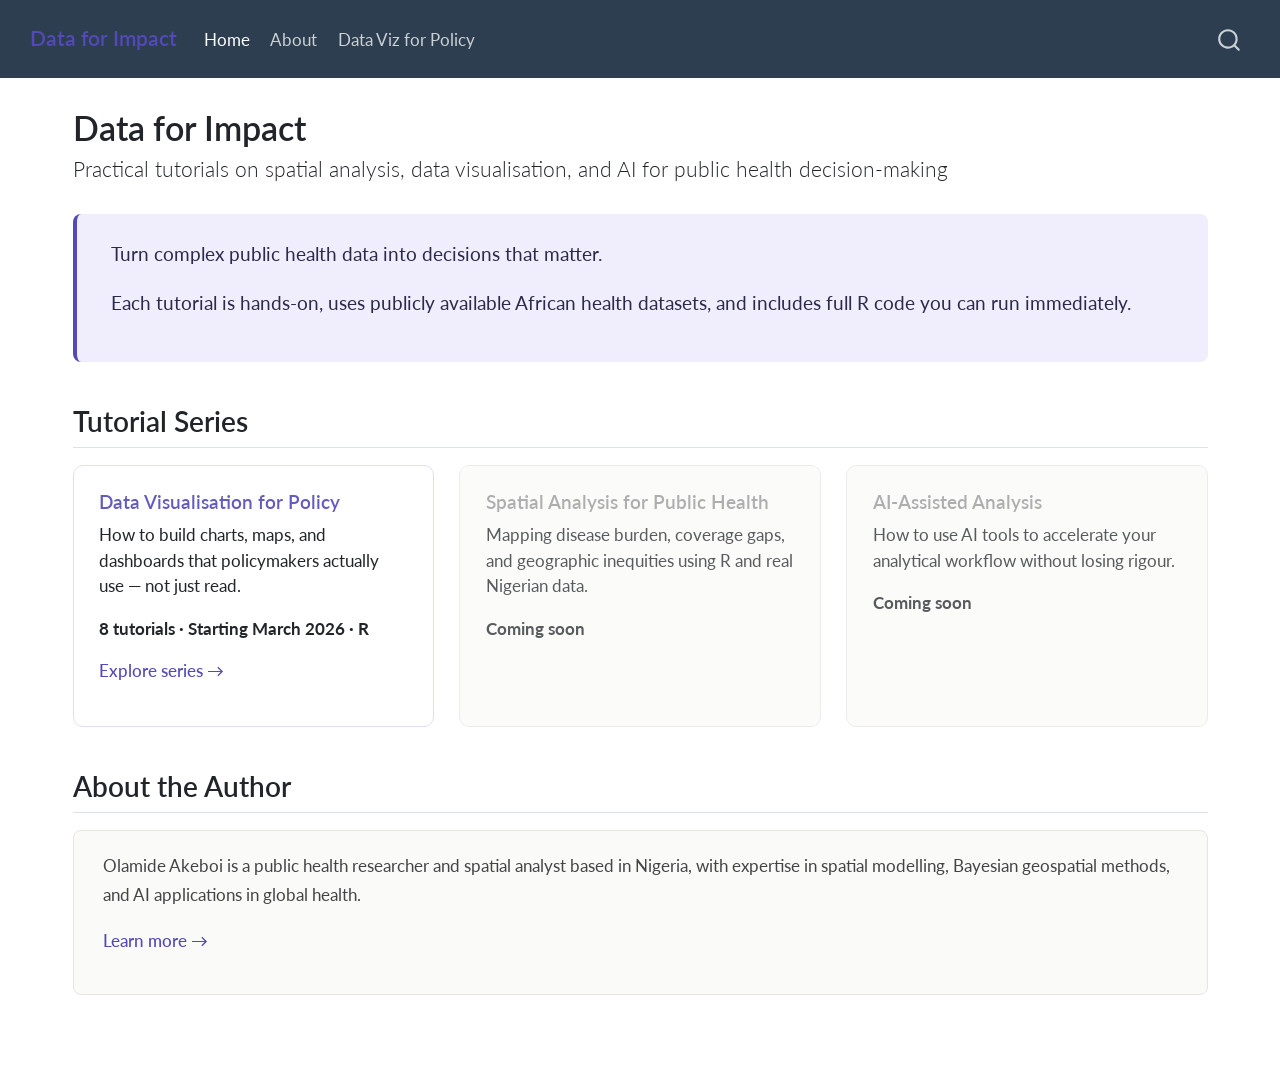
<file: docs/index.html>
<!DOCTYPE html>
<html xmlns="http://www.w3.org/1999/xhtml" lang="en" xml:lang="en"><head>

<meta charset="utf-8">
<meta name="generator" content="quarto-1.9.35">

<meta name="viewport" content="width=device-width, initial-scale=1.0, user-scalable=yes">


<title>Data for Impact</title>
<style>
/* Default styles provided by pandoc.
** See https://pandoc.org/MANUAL.html#variables-for-html for config info.
*/
code{white-space: pre-wrap;}
span.smallcaps{font-variant: small-caps;}
div.columns{display: flex; gap: min(4vw, 1.5em);}
div.column{flex: auto; overflow-x: auto;}
div.hanging-indent{margin-left: 1.5em; text-indent: -1.5em;}
ul.task-list{list-style: none;}
ul.task-list li input[type="checkbox"] {
  width: 0.8em;
  margin: 0 0.8em 0.2em -1em; /* quarto-specific, see https://github.com/quarto-dev/quarto-cli/issues/4556 */ 
  vertical-align: middle;
}
</style>


<script src="site_libs/quarto-nav/quarto-nav.js"></script>
<script src="site_libs/quarto-nav/headroom.min.js"></script>
<script src="site_libs/clipboard/clipboard.min.js"></script>
<script src="site_libs/quarto-search/autocomplete.umd.js"></script>
<script src="site_libs/quarto-search/fuse.min.js"></script>
<script src="site_libs/quarto-search/quarto-search.js"></script>
<meta name="quarto:offset" content="./">
<script src="site_libs/quarto-html/quarto.js" type="module"></script>
<script src="site_libs/quarto-html/tabsets/tabsets.js" type="module"></script>
<script src="site_libs/quarto-html/popper.min.js"></script>
<script src="site_libs/quarto-html/tippy.umd.min.js"></script>
<script src="site_libs/quarto-html/anchor.min.js"></script>
<link href="site_libs/quarto-html/tippy.css" rel="stylesheet">
<link href="site_libs/quarto-html/quarto-syntax-highlighting-46f66b053e56abd73bb6e954d61a315b.css" rel="stylesheet" id="quarto-text-highlighting-styles">
<script src="site_libs/bootstrap/bootstrap.min.js"></script>
<link href="site_libs/bootstrap/bootstrap-icons.css" rel="stylesheet">
<link href="site_libs/bootstrap/bootstrap-6033a600180109c3731f6a886c29932c.min.css" rel="stylesheet" append-hash="true" id="quarto-bootstrap" data-mode="light">
<script id="quarto-search-options" type="application/json">{
  "location": "navbar",
  "copy-button": false,
  "collapse-after": 3,
  "panel-placement": "end",
  "type": "overlay",
  "limit": 50,
  "keyboard-shortcut": [
    "f",
    "/",
    "s"
  ],
  "show-item-context": false,
  "language": {
    "search-no-results-text": "No results",
    "search-matching-documents-text": "matching documents",
    "search-copy-link-title": "Copy link to search",
    "search-hide-matches-text": "Hide additional matches",
    "search-more-match-text": "more match in this document",
    "search-more-matches-text": "more matches in this document",
    "search-clear-button-title": "Clear",
    "search-text-placeholder": "",
    "search-detached-cancel-button-title": "Cancel",
    "search-submit-button-title": "Submit",
    "search-label": "Search"
  }
}</script>


<link rel="stylesheet" href="styles.css">
</head>

<body class="nav-fixed quarto-light">

<div id="quarto-search-results"></div>
  <header id="quarto-header" class="headroom fixed-top">
    <nav class="navbar navbar-expand-lg " data-bs-theme="dark">
      <div class="navbar-container container-fluid">
      <div class="navbar-brand-container mx-auto">
    <a class="navbar-brand" href="./index.html">
    <span class="navbar-title">Data for Impact</span>
    </a>
  </div>
            <div id="quarto-search" class="" title="Search"></div>
          <button class="navbar-toggler" type="button" data-bs-toggle="collapse" data-bs-target="#navbarCollapse" aria-controls="navbarCollapse" role="menu" aria-expanded="false" aria-label="Toggle navigation" onclick="if (window.quartoToggleHeadroom) { window.quartoToggleHeadroom(); }">
  <span class="navbar-toggler-icon"></span>
</button>
          <div class="collapse navbar-collapse" id="navbarCollapse">
            <ul class="navbar-nav navbar-nav-scroll me-auto">
  <li class="nav-item">
    <a class="nav-link active" href="./index.html" aria-current="page"> 
<span class="menu-text">Home</span></a>
  </li>  
  <li class="nav-item">
    <a class="nav-link" href="./about.html"> 
<span class="menu-text">About</span></a>
  </li>  
  <li class="nav-item">
    <a class="nav-link" href="./data-viz-for-policy/index.html"> 
<span class="menu-text">Data Viz for Policy</span></a>
  </li>  
</ul>
          </div> <!-- /navcollapse -->
            <div class="quarto-navbar-tools">
</div>
      </div> <!-- /container-fluid -->
    </nav>
</header>
<!-- content -->
<div id="quarto-content" class="quarto-container page-columns page-rows-contents page-layout-full page-navbar">
<!-- sidebar -->
<!-- margin-sidebar -->
    
<!-- main -->
<main class="content column-page" id="quarto-document-content">

<header id="title-block-header" class="quarto-title-block default">
<div class="quarto-title">
<h1 class="title">Data for Impact</h1>
<p class="subtitle lead">Practical tutorials on spatial analysis, data visualisation, and AI for public health decision-making</p>
</div>



<div class="quarto-title-meta column-page">

    
  
    
  </div>
  


</header>


<div class="hero-banner">
<p>Turn complex public health data into decisions that matter.</p>
<p>Each tutorial is hands-on, uses publicly available African health datasets, and includes full R code you can run immediately.</p>
</div>
<section id="tutorial-series" class="level2">
<h2 class="anchored" data-anchor-id="tutorial-series">Tutorial Series</h2>
<div class="series-grid">
<section id="data-visualisation-for-policy" class="level3 series-card">
<h3 class="anchored" data-anchor-id="data-visualisation-for-policy">Data Visualisation for Policy</h3>
<p>How to build charts, maps, and dashboards that policymakers actually use — not just read.</p>
<p><strong>8 tutorials · Starting March 2026 · R</strong></p>
<p><a href="./data-viz-for-policy/index.html">Explore series →</a></p>
</section>
<section id="spatial-analysis-for-public-health" class="level3 series-card coming-soon">
<h3 class="anchored" data-anchor-id="spatial-analysis-for-public-health">Spatial Analysis for Public Health</h3>
<p>Mapping disease burden, coverage gaps, and geographic inequities using R and real Nigerian data.</p>
<p><strong>Coming soon</strong></p>
</section>
<section id="ai-assisted-analysis" class="level3 series-card coming-soon">
<h3 class="anchored" data-anchor-id="ai-assisted-analysis">AI-Assisted Analysis</h3>
<p>How to use AI tools to accelerate your analytical workflow without losing rigour.</p>
<p><strong>Coming soon</strong></p>
</section>
</div>
</section>
<section id="about-the-author" class="level2">
<h2 class="anchored" data-anchor-id="about-the-author">About the Author</h2>
<div class="author-strip">
<p>Olamide Akeboi is a public health researcher and spatial analyst based in Nigeria, with expertise in spatial modelling, Bayesian geospatial methods, and AI applications in global health.</p>
<p><a href="./about.html">Learn more →</a></p>
</div>


</section>

</main> <!-- /main -->
<script id="quarto-html-after-body" type="application/javascript">
  window.document.addEventListener("DOMContentLoaded", function (event) {
    const icon = "";
    const anchorJS = new window.AnchorJS();
    anchorJS.options = {
      placement: 'right',
      icon: icon
    };
    anchorJS.add('.anchored');
    const isCodeAnnotation = (el) => {
      for (const clz of el.classList) {
        if (clz.startsWith('code-annotation-')) {                     
          return true;
        }
      }
      return false;
    }
    const onCopySuccess = function(e) {
      // button target
      const button = e.trigger;
      // don't keep focus
      button.blur();
      // flash "checked"
      button.classList.add('code-copy-button-checked');
      var currentTitle = button.getAttribute("title");
      button.setAttribute("title", "Copied!");
      let tooltip;
      if (window.bootstrap) {
        button.setAttribute("data-bs-toggle", "tooltip");
        button.setAttribute("data-bs-placement", "left");
        button.setAttribute("data-bs-title", "Copied!");
        tooltip = new bootstrap.Tooltip(button, 
          { trigger: "manual", 
            customClass: "code-copy-button-tooltip",
            offset: [0, -8]});
        tooltip.show();    
      }
      setTimeout(function() {
        if (tooltip) {
          tooltip.hide();
          button.removeAttribute("data-bs-title");
          button.removeAttribute("data-bs-toggle");
          button.removeAttribute("data-bs-placement");
        }
        button.setAttribute("title", currentTitle);
        button.classList.remove('code-copy-button-checked');
      }, 1000);
      // clear code selection
      e.clearSelection();
    }
    const getTextToCopy = function(trigger) {
      const outerScaffold = trigger.parentElement.cloneNode(true);
      const codeEl = outerScaffold.querySelector('code');
      for (const childEl of codeEl.children) {
        if (isCodeAnnotation(childEl)) {
          childEl.remove();
        }
      }
      return codeEl.innerText;
    }
    const clipboard = new window.ClipboardJS('.code-copy-button:not([data-in-quarto-modal])', {
      text: getTextToCopy
    });
    clipboard.on('success', onCopySuccess);
    if (window.document.getElementById('quarto-embedded-source-code-modal')) {
      const clipboardModal = new window.ClipboardJS('.code-copy-button[data-in-quarto-modal]', {
        text: getTextToCopy,
        container: window.document.getElementById('quarto-embedded-source-code-modal')
      });
      clipboardModal.on('success', onCopySuccess);
    }
      var localhostRegex = new RegExp(/^(?:http|https):\/\/localhost\:?[0-9]*\//);
      var mailtoRegex = new RegExp(/^mailto:/);
        var filterRegex = new RegExp('/' + window.location.host + '/');
      var isInternal = (href) => {
          return filterRegex.test(href) || localhostRegex.test(href) || mailtoRegex.test(href);
      }
      // Inspect non-navigation links and adorn them if external
     var links = window.document.querySelectorAll('a[href]:not(.nav-link):not(.navbar-brand):not(.toc-action):not(.sidebar-link):not(.sidebar-item-toggle):not(.pagination-link):not(.no-external):not([aria-hidden]):not(.dropdown-item):not(.quarto-navigation-tool):not(.about-link)');
      for (var i=0; i<links.length; i++) {
        const link = links[i];
        if (!isInternal(link.href)) {
          // undo the damage that might have been done by quarto-nav.js in the case of
          // links that we want to consider external
          if (link.dataset.originalHref !== undefined) {
            link.href = link.dataset.originalHref;
          }
        }
      }
    function tippyHover(el, contentFn, onTriggerFn, onUntriggerFn) {
      const config = {
        allowHTML: true,
        maxWidth: 500,
        delay: 100,
        arrow: false,
        appendTo: function(el) {
            return el.parentElement;
        },
        interactive: true,
        interactiveBorder: 10,
        theme: 'quarto',
        placement: 'bottom-start',
      };
      if (contentFn) {
        config.content = contentFn;
      }
      if (onTriggerFn) {
        config.onTrigger = onTriggerFn;
      }
      if (onUntriggerFn) {
        config.onUntrigger = onUntriggerFn;
      }
      window.tippy(el, config); 
    }
    const noterefs = window.document.querySelectorAll('a[role="doc-noteref"]');
    for (var i=0; i<noterefs.length; i++) {
      const ref = noterefs[i];
      tippyHover(ref, function() {
        // use id or data attribute instead here
        let href = ref.getAttribute('data-footnote-href') || ref.getAttribute('href');
        try { href = new URL(href).hash; } catch {}
        const id = href.replace(/^#\/?/, "");
        const note = window.document.getElementById(id);
        if (note) {
          return note.innerHTML;
        } else {
          return "";
        }
      });
    }
    const xrefs = window.document.querySelectorAll('a.quarto-xref');
    const processXRef = (id, note) => {
      // Strip column container classes
      const stripColumnClz = (el) => {
        el.classList.remove("page-full", "page-columns");
        if (el.children) {
          for (const child of el.children) {
            stripColumnClz(child);
          }
        }
      }
      stripColumnClz(note)
      if (id === null || id.startsWith('sec-')) {
        // Special case sections, only their first couple elements
        const container = document.createElement("div");
        if (note.children && note.children.length > 2) {
          container.appendChild(note.children[0].cloneNode(true));
          for (let i = 1; i < note.children.length; i++) {
            const child = note.children[i];
            if (child.tagName === "P" && child.innerText === "") {
              continue;
            } else {
              container.appendChild(child.cloneNode(true));
              break;
            }
          }
          if (window.Quarto?.typesetMath) {
            window.Quarto.typesetMath(container);
          }
          return container.innerHTML
        } else {
          if (window.Quarto?.typesetMath) {
            window.Quarto.typesetMath(note);
          }
          return note.innerHTML;
        }
      } else {
        // Remove any anchor links if they are present
        const anchorLink = note.querySelector('a.anchorjs-link');
        if (anchorLink) {
          anchorLink.remove();
        }
        if (window.Quarto?.typesetMath) {
          window.Quarto.typesetMath(note);
        }
        if (note.classList.contains("callout")) {
          return note.outerHTML;
        } else {
          return note.innerHTML;
        }
      }
    }
    for (var i=0; i<xrefs.length; i++) {
      const xref = xrefs[i];
      tippyHover(xref, undefined, function(instance) {
        instance.disable();
        let url = xref.getAttribute('href');
        let hash = undefined; 
        if (url.startsWith('#')) {
          hash = url;
        } else {
          try { hash = new URL(url).hash; } catch {}
        }
        if (hash) {
          const id = hash.replace(/^#\/?/, "");
          const note = window.document.getElementById(id);
          if (note !== null) {
            try {
              const html = processXRef(id, note.cloneNode(true));
              instance.setContent(html);
            } finally {
              instance.enable();
              instance.show();
            }
          } else {
            // See if we can fetch this
            fetch(url.split('#')[0])
            .then(res => res.text())
            .then(html => {
              const parser = new DOMParser();
              const htmlDoc = parser.parseFromString(html, "text/html");
              const note = htmlDoc.getElementById(id);
              if (note !== null) {
                const html = processXRef(id, note);
                instance.setContent(html);
              } 
            }).finally(() => {
              instance.enable();
              instance.show();
            });
          }
        } else {
          // See if we can fetch a full url (with no hash to target)
          // This is a special case and we should probably do some content thinning / targeting
          fetch(url)
          .then(res => res.text())
          .then(html => {
            const parser = new DOMParser();
            const htmlDoc = parser.parseFromString(html, "text/html");
            const note = htmlDoc.querySelector('main.content');
            if (note !== null) {
              // This should only happen for chapter cross references
              // (since there is no id in the URL)
              // remove the first header
              if (note.children.length > 0 && note.children[0].tagName === "HEADER") {
                note.children[0].remove();
              }
              const html = processXRef(null, note);
              instance.setContent(html);
            } 
          }).finally(() => {
            instance.enable();
            instance.show();
          });
        }
      }, function(instance) {
      });
    }
        let selectedAnnoteEl;
        const selectorForAnnotation = ( cell, annotation) => {
          let cellAttr = 'data-code-cell="' + cell + '"';
          let lineAttr = 'data-code-annotation="' +  annotation + '"';
          const selector = 'span[' + cellAttr + '][' + lineAttr + ']';
          return selector;
        }
        const selectCodeLines = (annoteEl) => {
          const doc = window.document;
          const targetCell = annoteEl.getAttribute("data-target-cell");
          const targetAnnotation = annoteEl.getAttribute("data-target-annotation");
          const annoteSpan = window.document.querySelector(selectorForAnnotation(targetCell, targetAnnotation));
          const lines = annoteSpan.getAttribute("data-code-lines").split(",");
          const lineIds = lines.map((line) => {
            return targetCell + "-" + line;
          })
          let top = null;
          let height = null;
          let parent = null;
          if (lineIds.length > 0) {
              //compute the position of the single el (top and bottom and make a div)
              const el = window.document.getElementById(lineIds[0]);
              top = el.offsetTop;
              height = el.offsetHeight;
              parent = el.parentElement.parentElement;
            if (lineIds.length > 1) {
              const lastEl = window.document.getElementById(lineIds[lineIds.length - 1]);
              const bottom = lastEl.offsetTop + lastEl.offsetHeight;
              height = bottom - top;
            }
            if (top !== null && height !== null && parent !== null) {
              // cook up a div (if necessary) and position it 
              let div = window.document.getElementById("code-annotation-line-highlight");
              if (div === null) {
                div = window.document.createElement("div");
                div.setAttribute("id", "code-annotation-line-highlight");
                div.style.position = 'absolute';
                parent.appendChild(div);
              }
              div.style.top = top - 2 + "px";
              div.style.height = height + 4 + "px";
              div.style.left = 0;
              let gutterDiv = window.document.getElementById("code-annotation-line-highlight-gutter");
              if (gutterDiv === null) {
                gutterDiv = window.document.createElement("div");
                gutterDiv.setAttribute("id", "code-annotation-line-highlight-gutter");
                gutterDiv.style.position = 'absolute';
                const codeCell = window.document.getElementById(targetCell);
                const gutter = codeCell.querySelector('.code-annotation-gutter');
                gutter.appendChild(gutterDiv);
              }
              gutterDiv.style.top = top - 2 + "px";
              gutterDiv.style.height = height + 4 + "px";
            }
            selectedAnnoteEl = annoteEl;
          }
        };
        const unselectCodeLines = () => {
          const elementsIds = ["code-annotation-line-highlight", "code-annotation-line-highlight-gutter"];
          elementsIds.forEach((elId) => {
            const div = window.document.getElementById(elId);
            if (div) {
              div.remove();
            }
          });
          selectedAnnoteEl = undefined;
        };
          // Handle positioning of the toggle
      window.addEventListener(
        "resize",
        throttle(() => {
          elRect = undefined;
          if (selectedAnnoteEl) {
            selectCodeLines(selectedAnnoteEl);
          }
        }, 10)
      );
      function throttle(fn, ms) {
      let throttle = false;
      let timer;
        return (...args) => {
          if(!throttle) { // first call gets through
              fn.apply(this, args);
              throttle = true;
          } else { // all the others get throttled
              if(timer) clearTimeout(timer); // cancel #2
              timer = setTimeout(() => {
                fn.apply(this, args);
                timer = throttle = false;
              }, ms);
          }
        };
      }
        // Attach click handler to the DT
        const annoteDls = window.document.querySelectorAll('dt[data-target-cell]');
        for (const annoteDlNode of annoteDls) {
          annoteDlNode.addEventListener('click', (event) => {
            const clickedEl = event.target;
            if (clickedEl !== selectedAnnoteEl) {
              unselectCodeLines();
              const activeEl = window.document.querySelector('dt[data-target-cell].code-annotation-active');
              if (activeEl) {
                activeEl.classList.remove('code-annotation-active');
              }
              selectCodeLines(clickedEl);
              clickedEl.classList.add('code-annotation-active');
            } else {
              // Unselect the line
              unselectCodeLines();
              clickedEl.classList.remove('code-annotation-active');
            }
          });
        }
    const findCites = (el) => {
      const parentEl = el.parentElement;
      if (parentEl) {
        const cites = parentEl.dataset.cites;
        if (cites) {
          return {
            el,
            cites: cites.split(' ')
          };
        } else {
          return findCites(el.parentElement)
        }
      } else {
        return undefined;
      }
    };
    var bibliorefs = window.document.querySelectorAll('a[role="doc-biblioref"]');
    for (var i=0; i<bibliorefs.length; i++) {
      const ref = bibliorefs[i];
      const citeInfo = findCites(ref);
      if (citeInfo) {
        tippyHover(citeInfo.el, function() {
          var popup = window.document.createElement('div');
          citeInfo.cites.forEach(function(cite) {
            var citeDiv = window.document.createElement('div');
            citeDiv.classList.add('hanging-indent');
            citeDiv.classList.add('csl-entry');
            var biblioDiv = window.document.getElementById('ref-' + cite);
            if (biblioDiv) {
              citeDiv.innerHTML = biblioDiv.innerHTML;
            }
            popup.appendChild(citeDiv);
          });
          return popup.innerHTML;
        });
      }
    }
  });
  </script>
</div> <!-- /content -->




</body></html>
</file>
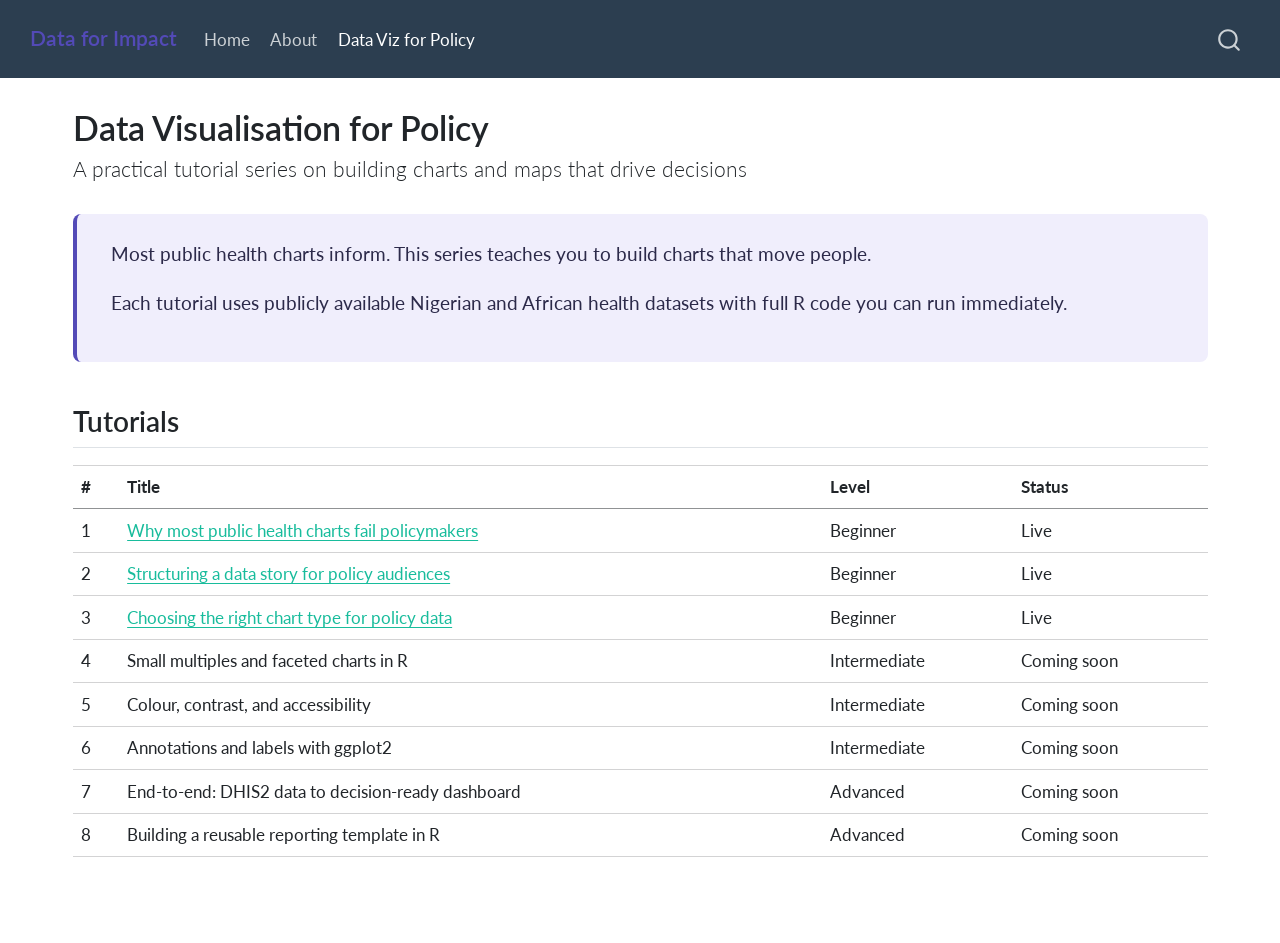
<file: docs/data-viz-for-policy/index.html>
<!DOCTYPE html>
<html xmlns="http://www.w3.org/1999/xhtml" lang="en" xml:lang="en"><head>

<meta charset="utf-8">
<meta name="generator" content="quarto-1.9.35">

<meta name="viewport" content="width=device-width, initial-scale=1.0, user-scalable=yes">


<title>Data Visualisation for Policy – Data for Impact</title>
<style>
/* Default styles provided by pandoc.
** See https://pandoc.org/MANUAL.html#variables-for-html for config info.
*/
code{white-space: pre-wrap;}
span.smallcaps{font-variant: small-caps;}
div.columns{display: flex; gap: min(4vw, 1.5em);}
div.column{flex: auto; overflow-x: auto;}
div.hanging-indent{margin-left: 1.5em; text-indent: -1.5em;}
ul.task-list{list-style: none;}
ul.task-list li input[type="checkbox"] {
  width: 0.8em;
  margin: 0 0.8em 0.2em -1em; /* quarto-specific, see https://github.com/quarto-dev/quarto-cli/issues/4556 */ 
  vertical-align: middle;
}
</style>


<script src="../site_libs/quarto-nav/quarto-nav.js"></script>
<script src="../site_libs/quarto-nav/headroom.min.js"></script>
<script src="../site_libs/clipboard/clipboard.min.js"></script>
<script src="../site_libs/quarto-search/autocomplete.umd.js"></script>
<script src="../site_libs/quarto-search/fuse.min.js"></script>
<script src="../site_libs/quarto-search/quarto-search.js"></script>
<meta name="quarto:offset" content="../">
<script src="../site_libs/quarto-html/quarto.js" type="module"></script>
<script src="../site_libs/quarto-html/tabsets/tabsets.js" type="module"></script>
<script src="../site_libs/quarto-html/popper.min.js"></script>
<script src="../site_libs/quarto-html/tippy.umd.min.js"></script>
<script src="../site_libs/quarto-html/anchor.min.js"></script>
<link href="../site_libs/quarto-html/tippy.css" rel="stylesheet">
<link href="../site_libs/quarto-html/quarto-syntax-highlighting-46f66b053e56abd73bb6e954d61a315b.css" rel="stylesheet" id="quarto-text-highlighting-styles">
<script src="../site_libs/bootstrap/bootstrap.min.js"></script>
<link href="../site_libs/bootstrap/bootstrap-icons.css" rel="stylesheet">
<link href="../site_libs/bootstrap/bootstrap-6033a600180109c3731f6a886c29932c.min.css" rel="stylesheet" append-hash="true" id="quarto-bootstrap" data-mode="light">
<script id="quarto-search-options" type="application/json">{
  "location": "navbar",
  "copy-button": false,
  "collapse-after": 3,
  "panel-placement": "end",
  "type": "overlay",
  "limit": 50,
  "keyboard-shortcut": [
    "f",
    "/",
    "s"
  ],
  "show-item-context": false,
  "language": {
    "search-no-results-text": "No results",
    "search-matching-documents-text": "matching documents",
    "search-copy-link-title": "Copy link to search",
    "search-hide-matches-text": "Hide additional matches",
    "search-more-match-text": "more match in this document",
    "search-more-matches-text": "more matches in this document",
    "search-clear-button-title": "Clear",
    "search-text-placeholder": "",
    "search-detached-cancel-button-title": "Cancel",
    "search-submit-button-title": "Submit",
    "search-label": "Search"
  }
}</script>


<link rel="stylesheet" href="../styles.css">
</head>

<body class="nav-fixed quarto-light">

<div id="quarto-search-results"></div>
  <header id="quarto-header" class="headroom fixed-top">
    <nav class="navbar navbar-expand-lg " data-bs-theme="dark">
      <div class="navbar-container container-fluid">
      <div class="navbar-brand-container mx-auto">
    <a class="navbar-brand" href="../index.html">
    <span class="navbar-title">Data for Impact</span>
    </a>
  </div>
            <div id="quarto-search" class="" title="Search"></div>
          <button class="navbar-toggler" type="button" data-bs-toggle="collapse" data-bs-target="#navbarCollapse" aria-controls="navbarCollapse" role="menu" aria-expanded="false" aria-label="Toggle navigation" onclick="if (window.quartoToggleHeadroom) { window.quartoToggleHeadroom(); }">
  <span class="navbar-toggler-icon"></span>
</button>
          <div class="collapse navbar-collapse" id="navbarCollapse">
            <ul class="navbar-nav navbar-nav-scroll me-auto">
  <li class="nav-item">
    <a class="nav-link" href="../index.html"> 
<span class="menu-text">Home</span></a>
  </li>  
  <li class="nav-item">
    <a class="nav-link" href="../about.html"> 
<span class="menu-text">About</span></a>
  </li>  
  <li class="nav-item">
    <a class="nav-link active" href="../data-viz-for-policy/index.html" aria-current="page"> 
<span class="menu-text">Data Viz for Policy</span></a>
  </li>  
</ul>
          </div> <!-- /navcollapse -->
            <div class="quarto-navbar-tools">
</div>
      </div> <!-- /container-fluid -->
    </nav>
</header>
<!-- content -->
<div id="quarto-content" class="quarto-container page-columns page-rows-contents page-layout-full page-navbar">
<!-- sidebar -->
<!-- margin-sidebar -->
    
<!-- main -->
<main class="content column-page" id="quarto-document-content">

<header id="title-block-header" class="quarto-title-block default">
<div class="quarto-title">
<h1 class="title">Data Visualisation for Policy</h1>
<p class="subtitle lead">A practical tutorial series on building charts and maps that drive decisions</p>
</div>



<div class="quarto-title-meta column-page">

    
  
    
  </div>
  


</header>


<div class="hero-banner">
<p>Most public health charts inform. This series teaches you to build charts that move people.</p>
<p>Each tutorial uses publicly available Nigerian and African health datasets with full R code you can run immediately.</p>
</div>
<section id="tutorials" class="level2">
<h2 class="anchored" data-anchor-id="tutorials">Tutorials</h2>
<table class="caption-top table">
<thead>
<tr class="header">
<th>#</th>
<th>Title</th>
<th>Level</th>
<th>Status</th>
</tr>
</thead>
<tbody>
<tr class="odd">
<td>1</td>
<td><a href="../data-viz-for-policy/01-why-charts-fail-policymakers.html">Why most public health charts fail policymakers</a></td>
<td>Beginner</td>
<td>Live</td>
</tr>
<tr class="even">
<td>2</td>
<td><a href="../data-viz-for-policy/02-structuring-a-data-story-for-policy.html">Structuring a data story for policy audiences</a></td>
<td>Beginner</td>
<td>Live</td>
</tr>
<tr class="odd">
<td>3</td>
<td><a href="../data-viz-for-policy/03-choosing-the-right-chart-type.html">Choosing the right chart type for policy data</a></td>
<td>Beginner</td>
<td>Live</td>
</tr>
<tr class="even">
<td>4</td>
<td>Small multiples and faceted charts in R</td>
<td>Intermediate</td>
<td>Coming soon</td>
</tr>
<tr class="odd">
<td>5</td>
<td>Colour, contrast, and accessibility</td>
<td>Intermediate</td>
<td>Coming soon</td>
</tr>
<tr class="even">
<td>6</td>
<td>Annotations and labels with ggplot2</td>
<td>Intermediate</td>
<td>Coming soon</td>
</tr>
<tr class="odd">
<td>7</td>
<td>End-to-end: DHIS2 data to decision-ready dashboard</td>
<td>Advanced</td>
<td>Coming soon</td>
</tr>
<tr class="even">
<td>8</td>
<td>Building a reusable reporting template in R</td>
<td>Advanced</td>
<td>Coming soon</td>
</tr>
</tbody>
</table>


</section>

</main> <!-- /main -->
<script id="quarto-html-after-body" type="application/javascript">
  window.document.addEventListener("DOMContentLoaded", function (event) {
    const icon = "";
    const anchorJS = new window.AnchorJS();
    anchorJS.options = {
      placement: 'right',
      icon: icon
    };
    anchorJS.add('.anchored');
    const isCodeAnnotation = (el) => {
      for (const clz of el.classList) {
        if (clz.startsWith('code-annotation-')) {                     
          return true;
        }
      }
      return false;
    }
    const onCopySuccess = function(e) {
      // button target
      const button = e.trigger;
      // don't keep focus
      button.blur();
      // flash "checked"
      button.classList.add('code-copy-button-checked');
      var currentTitle = button.getAttribute("title");
      button.setAttribute("title", "Copied!");
      let tooltip;
      if (window.bootstrap) {
        button.setAttribute("data-bs-toggle", "tooltip");
        button.setAttribute("data-bs-placement", "left");
        button.setAttribute("data-bs-title", "Copied!");
        tooltip = new bootstrap.Tooltip(button, 
          { trigger: "manual", 
            customClass: "code-copy-button-tooltip",
            offset: [0, -8]});
        tooltip.show();    
      }
      setTimeout(function() {
        if (tooltip) {
          tooltip.hide();
          button.removeAttribute("data-bs-title");
          button.removeAttribute("data-bs-toggle");
          button.removeAttribute("data-bs-placement");
        }
        button.setAttribute("title", currentTitle);
        button.classList.remove('code-copy-button-checked');
      }, 1000);
      // clear code selection
      e.clearSelection();
    }
    const getTextToCopy = function(trigger) {
      const outerScaffold = trigger.parentElement.cloneNode(true);
      const codeEl = outerScaffold.querySelector('code');
      for (const childEl of codeEl.children) {
        if (isCodeAnnotation(childEl)) {
          childEl.remove();
        }
      }
      return codeEl.innerText;
    }
    const clipboard = new window.ClipboardJS('.code-copy-button:not([data-in-quarto-modal])', {
      text: getTextToCopy
    });
    clipboard.on('success', onCopySuccess);
    if (window.document.getElementById('quarto-embedded-source-code-modal')) {
      const clipboardModal = new window.ClipboardJS('.code-copy-button[data-in-quarto-modal]', {
        text: getTextToCopy,
        container: window.document.getElementById('quarto-embedded-source-code-modal')
      });
      clipboardModal.on('success', onCopySuccess);
    }
      var localhostRegex = new RegExp(/^(?:http|https):\/\/localhost\:?[0-9]*\//);
      var mailtoRegex = new RegExp(/^mailto:/);
        var filterRegex = new RegExp('/' + window.location.host + '/');
      var isInternal = (href) => {
          return filterRegex.test(href) || localhostRegex.test(href) || mailtoRegex.test(href);
      }
      // Inspect non-navigation links and adorn them if external
     var links = window.document.querySelectorAll('a[href]:not(.nav-link):not(.navbar-brand):not(.toc-action):not(.sidebar-link):not(.sidebar-item-toggle):not(.pagination-link):not(.no-external):not([aria-hidden]):not(.dropdown-item):not(.quarto-navigation-tool):not(.about-link)');
      for (var i=0; i<links.length; i++) {
        const link = links[i];
        if (!isInternal(link.href)) {
          // undo the damage that might have been done by quarto-nav.js in the case of
          // links that we want to consider external
          if (link.dataset.originalHref !== undefined) {
            link.href = link.dataset.originalHref;
          }
        }
      }
    function tippyHover(el, contentFn, onTriggerFn, onUntriggerFn) {
      const config = {
        allowHTML: true,
        maxWidth: 500,
        delay: 100,
        arrow: false,
        appendTo: function(el) {
            return el.parentElement;
        },
        interactive: true,
        interactiveBorder: 10,
        theme: 'quarto',
        placement: 'bottom-start',
      };
      if (contentFn) {
        config.content = contentFn;
      }
      if (onTriggerFn) {
        config.onTrigger = onTriggerFn;
      }
      if (onUntriggerFn) {
        config.onUntrigger = onUntriggerFn;
      }
      window.tippy(el, config); 
    }
    const noterefs = window.document.querySelectorAll('a[role="doc-noteref"]');
    for (var i=0; i<noterefs.length; i++) {
      const ref = noterefs[i];
      tippyHover(ref, function() {
        // use id or data attribute instead here
        let href = ref.getAttribute('data-footnote-href') || ref.getAttribute('href');
        try { href = new URL(href).hash; } catch {}
        const id = href.replace(/^#\/?/, "");
        const note = window.document.getElementById(id);
        if (note) {
          return note.innerHTML;
        } else {
          return "";
        }
      });
    }
    const xrefs = window.document.querySelectorAll('a.quarto-xref');
    const processXRef = (id, note) => {
      // Strip column container classes
      const stripColumnClz = (el) => {
        el.classList.remove("page-full", "page-columns");
        if (el.children) {
          for (const child of el.children) {
            stripColumnClz(child);
          }
        }
      }
      stripColumnClz(note)
      if (id === null || id.startsWith('sec-')) {
        // Special case sections, only their first couple elements
        const container = document.createElement("div");
        if (note.children && note.children.length > 2) {
          container.appendChild(note.children[0].cloneNode(true));
          for (let i = 1; i < note.children.length; i++) {
            const child = note.children[i];
            if (child.tagName === "P" && child.innerText === "") {
              continue;
            } else {
              container.appendChild(child.cloneNode(true));
              break;
            }
          }
          if (window.Quarto?.typesetMath) {
            window.Quarto.typesetMath(container);
          }
          return container.innerHTML
        } else {
          if (window.Quarto?.typesetMath) {
            window.Quarto.typesetMath(note);
          }
          return note.innerHTML;
        }
      } else {
        // Remove any anchor links if they are present
        const anchorLink = note.querySelector('a.anchorjs-link');
        if (anchorLink) {
          anchorLink.remove();
        }
        if (window.Quarto?.typesetMath) {
          window.Quarto.typesetMath(note);
        }
        if (note.classList.contains("callout")) {
          return note.outerHTML;
        } else {
          return note.innerHTML;
        }
      }
    }
    for (var i=0; i<xrefs.length; i++) {
      const xref = xrefs[i];
      tippyHover(xref, undefined, function(instance) {
        instance.disable();
        let url = xref.getAttribute('href');
        let hash = undefined; 
        if (url.startsWith('#')) {
          hash = url;
        } else {
          try { hash = new URL(url).hash; } catch {}
        }
        if (hash) {
          const id = hash.replace(/^#\/?/, "");
          const note = window.document.getElementById(id);
          if (note !== null) {
            try {
              const html = processXRef(id, note.cloneNode(true));
              instance.setContent(html);
            } finally {
              instance.enable();
              instance.show();
            }
          } else {
            // See if we can fetch this
            fetch(url.split('#')[0])
            .then(res => res.text())
            .then(html => {
              const parser = new DOMParser();
              const htmlDoc = parser.parseFromString(html, "text/html");
              const note = htmlDoc.getElementById(id);
              if (note !== null) {
                const html = processXRef(id, note);
                instance.setContent(html);
              } 
            }).finally(() => {
              instance.enable();
              instance.show();
            });
          }
        } else {
          // See if we can fetch a full url (with no hash to target)
          // This is a special case and we should probably do some content thinning / targeting
          fetch(url)
          .then(res => res.text())
          .then(html => {
            const parser = new DOMParser();
            const htmlDoc = parser.parseFromString(html, "text/html");
            const note = htmlDoc.querySelector('main.content');
            if (note !== null) {
              // This should only happen for chapter cross references
              // (since there is no id in the URL)
              // remove the first header
              if (note.children.length > 0 && note.children[0].tagName === "HEADER") {
                note.children[0].remove();
              }
              const html = processXRef(null, note);
              instance.setContent(html);
            } 
          }).finally(() => {
            instance.enable();
            instance.show();
          });
        }
      }, function(instance) {
      });
    }
        let selectedAnnoteEl;
        const selectorForAnnotation = ( cell, annotation) => {
          let cellAttr = 'data-code-cell="' + cell + '"';
          let lineAttr = 'data-code-annotation="' +  annotation + '"';
          const selector = 'span[' + cellAttr + '][' + lineAttr + ']';
          return selector;
        }
        const selectCodeLines = (annoteEl) => {
          const doc = window.document;
          const targetCell = annoteEl.getAttribute("data-target-cell");
          const targetAnnotation = annoteEl.getAttribute("data-target-annotation");
          const annoteSpan = window.document.querySelector(selectorForAnnotation(targetCell, targetAnnotation));
          const lines = annoteSpan.getAttribute("data-code-lines").split(",");
          const lineIds = lines.map((line) => {
            return targetCell + "-" + line;
          })
          let top = null;
          let height = null;
          let parent = null;
          if (lineIds.length > 0) {
              //compute the position of the single el (top and bottom and make a div)
              const el = window.document.getElementById(lineIds[0]);
              top = el.offsetTop;
              height = el.offsetHeight;
              parent = el.parentElement.parentElement;
            if (lineIds.length > 1) {
              const lastEl = window.document.getElementById(lineIds[lineIds.length - 1]);
              const bottom = lastEl.offsetTop + lastEl.offsetHeight;
              height = bottom - top;
            }
            if (top !== null && height !== null && parent !== null) {
              // cook up a div (if necessary) and position it 
              let div = window.document.getElementById("code-annotation-line-highlight");
              if (div === null) {
                div = window.document.createElement("div");
                div.setAttribute("id", "code-annotation-line-highlight");
                div.style.position = 'absolute';
                parent.appendChild(div);
              }
              div.style.top = top - 2 + "px";
              div.style.height = height + 4 + "px";
              div.style.left = 0;
              let gutterDiv = window.document.getElementById("code-annotation-line-highlight-gutter");
              if (gutterDiv === null) {
                gutterDiv = window.document.createElement("div");
                gutterDiv.setAttribute("id", "code-annotation-line-highlight-gutter");
                gutterDiv.style.position = 'absolute';
                const codeCell = window.document.getElementById(targetCell);
                const gutter = codeCell.querySelector('.code-annotation-gutter');
                gutter.appendChild(gutterDiv);
              }
              gutterDiv.style.top = top - 2 + "px";
              gutterDiv.style.height = height + 4 + "px";
            }
            selectedAnnoteEl = annoteEl;
          }
        };
        const unselectCodeLines = () => {
          const elementsIds = ["code-annotation-line-highlight", "code-annotation-line-highlight-gutter"];
          elementsIds.forEach((elId) => {
            const div = window.document.getElementById(elId);
            if (div) {
              div.remove();
            }
          });
          selectedAnnoteEl = undefined;
        };
          // Handle positioning of the toggle
      window.addEventListener(
        "resize",
        throttle(() => {
          elRect = undefined;
          if (selectedAnnoteEl) {
            selectCodeLines(selectedAnnoteEl);
          }
        }, 10)
      );
      function throttle(fn, ms) {
      let throttle = false;
      let timer;
        return (...args) => {
          if(!throttle) { // first call gets through
              fn.apply(this, args);
              throttle = true;
          } else { // all the others get throttled
              if(timer) clearTimeout(timer); // cancel #2
              timer = setTimeout(() => {
                fn.apply(this, args);
                timer = throttle = false;
              }, ms);
          }
        };
      }
        // Attach click handler to the DT
        const annoteDls = window.document.querySelectorAll('dt[data-target-cell]');
        for (const annoteDlNode of annoteDls) {
          annoteDlNode.addEventListener('click', (event) => {
            const clickedEl = event.target;
            if (clickedEl !== selectedAnnoteEl) {
              unselectCodeLines();
              const activeEl = window.document.querySelector('dt[data-target-cell].code-annotation-active');
              if (activeEl) {
                activeEl.classList.remove('code-annotation-active');
              }
              selectCodeLines(clickedEl);
              clickedEl.classList.add('code-annotation-active');
            } else {
              // Unselect the line
              unselectCodeLines();
              clickedEl.classList.remove('code-annotation-active');
            }
          });
        }
    const findCites = (el) => {
      const parentEl = el.parentElement;
      if (parentEl) {
        const cites = parentEl.dataset.cites;
        if (cites) {
          return {
            el,
            cites: cites.split(' ')
          };
        } else {
          return findCites(el.parentElement)
        }
      } else {
        return undefined;
      }
    };
    var bibliorefs = window.document.querySelectorAll('a[role="doc-biblioref"]');
    for (var i=0; i<bibliorefs.length; i++) {
      const ref = bibliorefs[i];
      const citeInfo = findCites(ref);
      if (citeInfo) {
        tippyHover(citeInfo.el, function() {
          var popup = window.document.createElement('div');
          citeInfo.cites.forEach(function(cite) {
            var citeDiv = window.document.createElement('div');
            citeDiv.classList.add('hanging-indent');
            citeDiv.classList.add('csl-entry');
            var biblioDiv = window.document.getElementById('ref-' + cite);
            if (biblioDiv) {
              citeDiv.innerHTML = biblioDiv.innerHTML;
            }
            popup.appendChild(citeDiv);
          });
          return popup.innerHTML;
        });
      }
    }
  });
  </script>
</div> <!-- /content -->




</body></html>
</file>
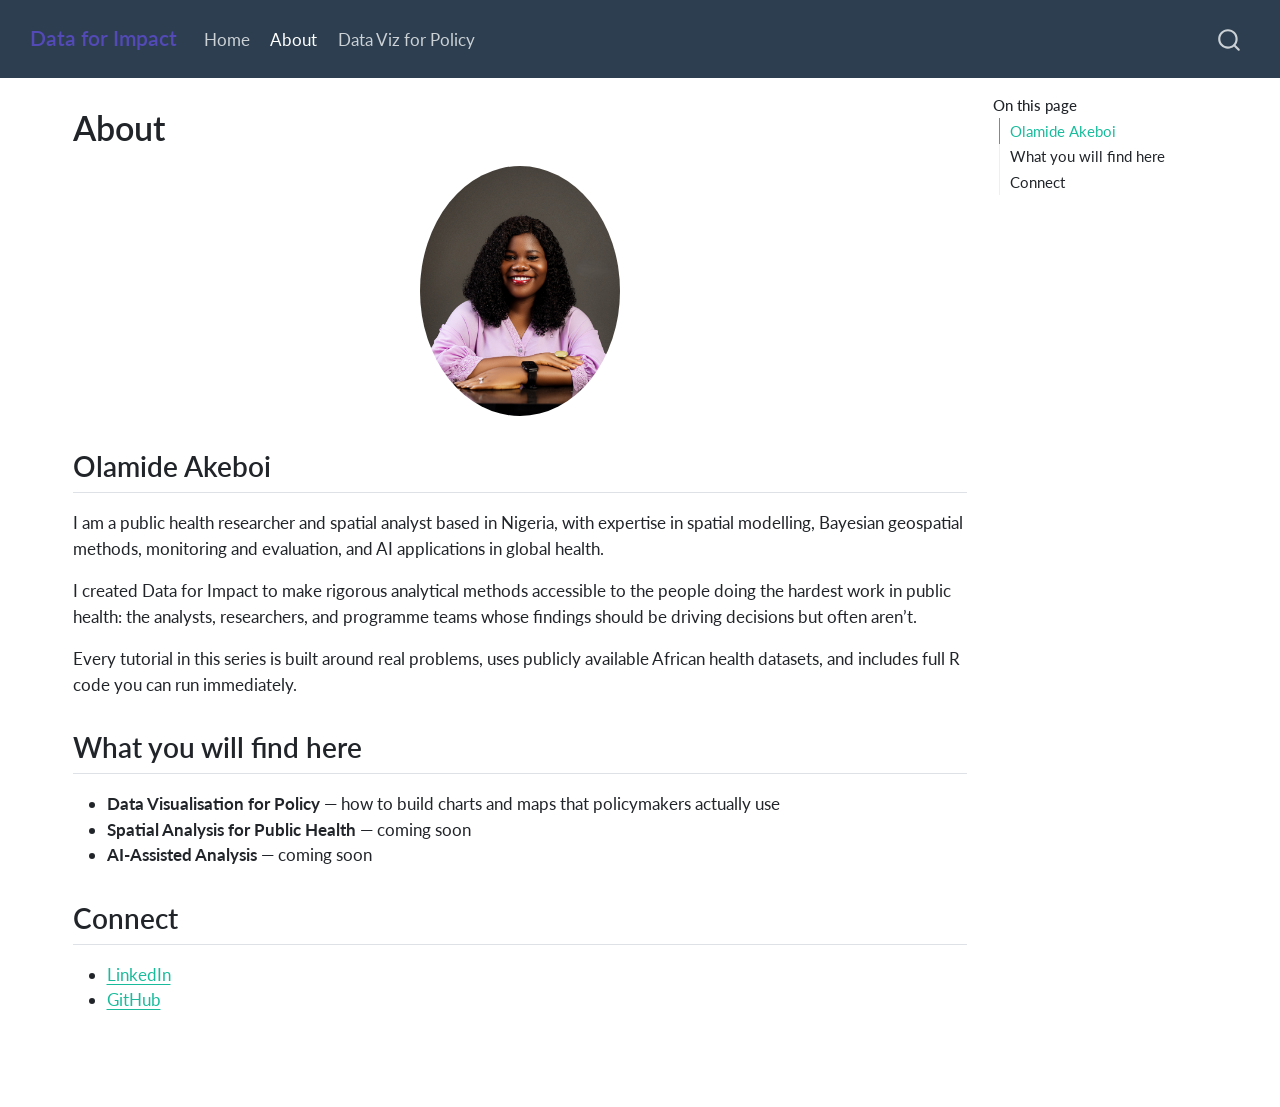
<file: docs/about.html>
<!DOCTYPE html>
<html xmlns="http://www.w3.org/1999/xhtml" lang="en" xml:lang="en"><head>

<meta charset="utf-8">
<meta name="generator" content="quarto-1.9.35">

<meta name="viewport" content="width=device-width, initial-scale=1.0, user-scalable=yes">


<title>About – Data for Impact</title>
<style>
/* Default styles provided by pandoc.
** See https://pandoc.org/MANUAL.html#variables-for-html for config info.
*/
code{white-space: pre-wrap;}
span.smallcaps{font-variant: small-caps;}
div.columns{display: flex; gap: min(4vw, 1.5em);}
div.column{flex: auto; overflow-x: auto;}
div.hanging-indent{margin-left: 1.5em; text-indent: -1.5em;}
ul.task-list{list-style: none;}
ul.task-list li input[type="checkbox"] {
  width: 0.8em;
  margin: 0 0.8em 0.2em -1em; /* quarto-specific, see https://github.com/quarto-dev/quarto-cli/issues/4556 */ 
  vertical-align: middle;
}
</style>


<script src="site_libs/quarto-nav/quarto-nav.js"></script>
<script src="site_libs/quarto-nav/headroom.min.js"></script>
<script src="site_libs/clipboard/clipboard.min.js"></script>
<script src="site_libs/quarto-search/autocomplete.umd.js"></script>
<script src="site_libs/quarto-search/fuse.min.js"></script>
<script src="site_libs/quarto-search/quarto-search.js"></script>
<meta name="quarto:offset" content="./">
<script src="site_libs/quarto-html/quarto.js" type="module"></script>
<script src="site_libs/quarto-html/tabsets/tabsets.js" type="module"></script>
<script src="site_libs/quarto-html/popper.min.js"></script>
<script src="site_libs/quarto-html/tippy.umd.min.js"></script>
<script src="site_libs/quarto-html/anchor.min.js"></script>
<link href="site_libs/quarto-html/tippy.css" rel="stylesheet">
<link href="site_libs/quarto-html/quarto-syntax-highlighting-46f66b053e56abd73bb6e954d61a315b.css" rel="stylesheet" id="quarto-text-highlighting-styles">
<script src="site_libs/bootstrap/bootstrap.min.js"></script>
<link href="site_libs/bootstrap/bootstrap-icons.css" rel="stylesheet">
<link href="site_libs/bootstrap/bootstrap-6033a600180109c3731f6a886c29932c.min.css" rel="stylesheet" append-hash="true" id="quarto-bootstrap" data-mode="light">
<script id="quarto-search-options" type="application/json">{
  "location": "navbar",
  "copy-button": false,
  "collapse-after": 3,
  "panel-placement": "end",
  "type": "overlay",
  "limit": 50,
  "keyboard-shortcut": [
    "f",
    "/",
    "s"
  ],
  "show-item-context": false,
  "language": {
    "search-no-results-text": "No results",
    "search-matching-documents-text": "matching documents",
    "search-copy-link-title": "Copy link to search",
    "search-hide-matches-text": "Hide additional matches",
    "search-more-match-text": "more match in this document",
    "search-more-matches-text": "more matches in this document",
    "search-clear-button-title": "Clear",
    "search-text-placeholder": "",
    "search-detached-cancel-button-title": "Cancel",
    "search-submit-button-title": "Submit",
    "search-label": "Search"
  }
}</script>


<link rel="stylesheet" href="styles.css">
</head>

<body class="nav-fixed quarto-light">

<div id="quarto-search-results"></div>
  <header id="quarto-header" class="headroom fixed-top">
    <nav class="navbar navbar-expand-lg " data-bs-theme="dark">
      <div class="navbar-container container-fluid">
      <div class="navbar-brand-container mx-auto">
    <a class="navbar-brand" href="./index.html">
    <span class="navbar-title">Data for Impact</span>
    </a>
  </div>
            <div id="quarto-search" class="" title="Search"></div>
          <button class="navbar-toggler" type="button" data-bs-toggle="collapse" data-bs-target="#navbarCollapse" aria-controls="navbarCollapse" role="menu" aria-expanded="false" aria-label="Toggle navigation" onclick="if (window.quartoToggleHeadroom) { window.quartoToggleHeadroom(); }">
  <span class="navbar-toggler-icon"></span>
</button>
          <div class="collapse navbar-collapse" id="navbarCollapse">
            <ul class="navbar-nav navbar-nav-scroll me-auto">
  <li class="nav-item">
    <a class="nav-link" href="./index.html"> 
<span class="menu-text">Home</span></a>
  </li>  
  <li class="nav-item">
    <a class="nav-link active" href="./about.html" aria-current="page"> 
<span class="menu-text">About</span></a>
  </li>  
  <li class="nav-item">
    <a class="nav-link" href="./data-viz-for-policy/index.html"> 
<span class="menu-text">Data Viz for Policy</span></a>
  </li>  
</ul>
          </div> <!-- /navcollapse -->
            <div class="quarto-navbar-tools">
</div>
      </div> <!-- /container-fluid -->
    </nav>
</header>
<!-- content -->
<div id="quarto-content" class="quarto-container page-columns page-rows-contents page-layout-full page-navbar">
<!-- sidebar -->
<!-- margin-sidebar -->
    <div id="quarto-margin-sidebar" class="sidebar margin-sidebar">
        <nav id="TOC" role="doc-toc" class="toc-active">
    <h2 id="toc-title">On this page</h2>
   
  <ul>
  <li><a href="#olamide-akeboi" id="toc-olamide-akeboi" class="nav-link active" data-scroll-target="#olamide-akeboi">Olamide Akeboi</a></li>
  <li><a href="#what-you-will-find-here" id="toc-what-you-will-find-here" class="nav-link" data-scroll-target="#what-you-will-find-here">What you will find here</a></li>
  <li><a href="#connect" id="toc-connect" class="nav-link" data-scroll-target="#connect">Connect</a></li>
  </ul>
</nav>
    </div>
<!-- main -->
<main class="content column-page-left" id="quarto-document-content">

<header id="title-block-header" class="quarto-title-block default">
<div class="quarto-title">
<h1 class="title">About</h1>
</div>



<div class="quarto-title-meta column-page-left">

    
  
    
  </div>
  


</header>


<p><img src="images/olamide.jpg" class="img-fluid" style="border-radius: 50%; margin-bottom: 1rem;" width="200"></p>
<section id="olamide-akeboi" class="level2">
<h2 class="anchored" data-anchor-id="olamide-akeboi">Olamide Akeboi</h2>
<p>I am a public health researcher and spatial analyst based in Nigeria, with expertise in spatial modelling, Bayesian geospatial methods, monitoring and evaluation, and AI applications in global health.</p>
<p>I created Data for Impact to make rigorous analytical methods accessible to the people doing the hardest work in public health: the analysts, researchers, and programme teams whose findings should be driving decisions but often aren’t.</p>
<p>Every tutorial in this series is built around real problems, uses publicly available African health datasets, and includes full R code you can run immediately.</p>
</section>
<section id="what-you-will-find-here" class="level2">
<h2 class="anchored" data-anchor-id="what-you-will-find-here">What you will find here</h2>
<ul>
<li><strong>Data Visualisation for Policy</strong> — how to build charts and maps that policymakers actually use</li>
<li><strong>Spatial Analysis for Public Health</strong> — coming soon</li>
<li><strong>AI-Assisted Analysis</strong> — coming soon</li>
</ul>
</section>
<section id="connect" class="level2">
<h2 class="anchored" data-anchor-id="connect">Connect</h2>
<ul>
<li><a href="https://www.linkedin.com/in/olamide-akeboi/">LinkedIn</a></li>
<li><a href="https://github.com/Olamide-seyi">GitHub</a></li>
</ul>


</section>

</main> <!-- /main -->
<script id="quarto-html-after-body" type="application/javascript">
  window.document.addEventListener("DOMContentLoaded", function (event) {
    const icon = "";
    const anchorJS = new window.AnchorJS();
    anchorJS.options = {
      placement: 'right',
      icon: icon
    };
    anchorJS.add('.anchored');
    const isCodeAnnotation = (el) => {
      for (const clz of el.classList) {
        if (clz.startsWith('code-annotation-')) {                     
          return true;
        }
      }
      return false;
    }
    const onCopySuccess = function(e) {
      // button target
      const button = e.trigger;
      // don't keep focus
      button.blur();
      // flash "checked"
      button.classList.add('code-copy-button-checked');
      var currentTitle = button.getAttribute("title");
      button.setAttribute("title", "Copied!");
      let tooltip;
      if (window.bootstrap) {
        button.setAttribute("data-bs-toggle", "tooltip");
        button.setAttribute("data-bs-placement", "left");
        button.setAttribute("data-bs-title", "Copied!");
        tooltip = new bootstrap.Tooltip(button, 
          { trigger: "manual", 
            customClass: "code-copy-button-tooltip",
            offset: [0, -8]});
        tooltip.show();    
      }
      setTimeout(function() {
        if (tooltip) {
          tooltip.hide();
          button.removeAttribute("data-bs-title");
          button.removeAttribute("data-bs-toggle");
          button.removeAttribute("data-bs-placement");
        }
        button.setAttribute("title", currentTitle);
        button.classList.remove('code-copy-button-checked');
      }, 1000);
      // clear code selection
      e.clearSelection();
    }
    const getTextToCopy = function(trigger) {
      const outerScaffold = trigger.parentElement.cloneNode(true);
      const codeEl = outerScaffold.querySelector('code');
      for (const childEl of codeEl.children) {
        if (isCodeAnnotation(childEl)) {
          childEl.remove();
        }
      }
      return codeEl.innerText;
    }
    const clipboard = new window.ClipboardJS('.code-copy-button:not([data-in-quarto-modal])', {
      text: getTextToCopy
    });
    clipboard.on('success', onCopySuccess);
    if (window.document.getElementById('quarto-embedded-source-code-modal')) {
      const clipboardModal = new window.ClipboardJS('.code-copy-button[data-in-quarto-modal]', {
        text: getTextToCopy,
        container: window.document.getElementById('quarto-embedded-source-code-modal')
      });
      clipboardModal.on('success', onCopySuccess);
    }
      var localhostRegex = new RegExp(/^(?:http|https):\/\/localhost\:?[0-9]*\//);
      var mailtoRegex = new RegExp(/^mailto:/);
        var filterRegex = new RegExp('/' + window.location.host + '/');
      var isInternal = (href) => {
          return filterRegex.test(href) || localhostRegex.test(href) || mailtoRegex.test(href);
      }
      // Inspect non-navigation links and adorn them if external
     var links = window.document.querySelectorAll('a[href]:not(.nav-link):not(.navbar-brand):not(.toc-action):not(.sidebar-link):not(.sidebar-item-toggle):not(.pagination-link):not(.no-external):not([aria-hidden]):not(.dropdown-item):not(.quarto-navigation-tool):not(.about-link)');
      for (var i=0; i<links.length; i++) {
        const link = links[i];
        if (!isInternal(link.href)) {
          // undo the damage that might have been done by quarto-nav.js in the case of
          // links that we want to consider external
          if (link.dataset.originalHref !== undefined) {
            link.href = link.dataset.originalHref;
          }
        }
      }
    function tippyHover(el, contentFn, onTriggerFn, onUntriggerFn) {
      const config = {
        allowHTML: true,
        maxWidth: 500,
        delay: 100,
        arrow: false,
        appendTo: function(el) {
            return el.parentElement;
        },
        interactive: true,
        interactiveBorder: 10,
        theme: 'quarto',
        placement: 'bottom-start',
      };
      if (contentFn) {
        config.content = contentFn;
      }
      if (onTriggerFn) {
        config.onTrigger = onTriggerFn;
      }
      if (onUntriggerFn) {
        config.onUntrigger = onUntriggerFn;
      }
      window.tippy(el, config); 
    }
    const noterefs = window.document.querySelectorAll('a[role="doc-noteref"]');
    for (var i=0; i<noterefs.length; i++) {
      const ref = noterefs[i];
      tippyHover(ref, function() {
        // use id or data attribute instead here
        let href = ref.getAttribute('data-footnote-href') || ref.getAttribute('href');
        try { href = new URL(href).hash; } catch {}
        const id = href.replace(/^#\/?/, "");
        const note = window.document.getElementById(id);
        if (note) {
          return note.innerHTML;
        } else {
          return "";
        }
      });
    }
    const xrefs = window.document.querySelectorAll('a.quarto-xref');
    const processXRef = (id, note) => {
      // Strip column container classes
      const stripColumnClz = (el) => {
        el.classList.remove("page-full", "page-columns");
        if (el.children) {
          for (const child of el.children) {
            stripColumnClz(child);
          }
        }
      }
      stripColumnClz(note)
      if (id === null || id.startsWith('sec-')) {
        // Special case sections, only their first couple elements
        const container = document.createElement("div");
        if (note.children && note.children.length > 2) {
          container.appendChild(note.children[0].cloneNode(true));
          for (let i = 1; i < note.children.length; i++) {
            const child = note.children[i];
            if (child.tagName === "P" && child.innerText === "") {
              continue;
            } else {
              container.appendChild(child.cloneNode(true));
              break;
            }
          }
          if (window.Quarto?.typesetMath) {
            window.Quarto.typesetMath(container);
          }
          return container.innerHTML
        } else {
          if (window.Quarto?.typesetMath) {
            window.Quarto.typesetMath(note);
          }
          return note.innerHTML;
        }
      } else {
        // Remove any anchor links if they are present
        const anchorLink = note.querySelector('a.anchorjs-link');
        if (anchorLink) {
          anchorLink.remove();
        }
        if (window.Quarto?.typesetMath) {
          window.Quarto.typesetMath(note);
        }
        if (note.classList.contains("callout")) {
          return note.outerHTML;
        } else {
          return note.innerHTML;
        }
      }
    }
    for (var i=0; i<xrefs.length; i++) {
      const xref = xrefs[i];
      tippyHover(xref, undefined, function(instance) {
        instance.disable();
        let url = xref.getAttribute('href');
        let hash = undefined; 
        if (url.startsWith('#')) {
          hash = url;
        } else {
          try { hash = new URL(url).hash; } catch {}
        }
        if (hash) {
          const id = hash.replace(/^#\/?/, "");
          const note = window.document.getElementById(id);
          if (note !== null) {
            try {
              const html = processXRef(id, note.cloneNode(true));
              instance.setContent(html);
            } finally {
              instance.enable();
              instance.show();
            }
          } else {
            // See if we can fetch this
            fetch(url.split('#')[0])
            .then(res => res.text())
            .then(html => {
              const parser = new DOMParser();
              const htmlDoc = parser.parseFromString(html, "text/html");
              const note = htmlDoc.getElementById(id);
              if (note !== null) {
                const html = processXRef(id, note);
                instance.setContent(html);
              } 
            }).finally(() => {
              instance.enable();
              instance.show();
            });
          }
        } else {
          // See if we can fetch a full url (with no hash to target)
          // This is a special case and we should probably do some content thinning / targeting
          fetch(url)
          .then(res => res.text())
          .then(html => {
            const parser = new DOMParser();
            const htmlDoc = parser.parseFromString(html, "text/html");
            const note = htmlDoc.querySelector('main.content');
            if (note !== null) {
              // This should only happen for chapter cross references
              // (since there is no id in the URL)
              // remove the first header
              if (note.children.length > 0 && note.children[0].tagName === "HEADER") {
                note.children[0].remove();
              }
              const html = processXRef(null, note);
              instance.setContent(html);
            } 
          }).finally(() => {
            instance.enable();
            instance.show();
          });
        }
      }, function(instance) {
      });
    }
        let selectedAnnoteEl;
        const selectorForAnnotation = ( cell, annotation) => {
          let cellAttr = 'data-code-cell="' + cell + '"';
          let lineAttr = 'data-code-annotation="' +  annotation + '"';
          const selector = 'span[' + cellAttr + '][' + lineAttr + ']';
          return selector;
        }
        const selectCodeLines = (annoteEl) => {
          const doc = window.document;
          const targetCell = annoteEl.getAttribute("data-target-cell");
          const targetAnnotation = annoteEl.getAttribute("data-target-annotation");
          const annoteSpan = window.document.querySelector(selectorForAnnotation(targetCell, targetAnnotation));
          const lines = annoteSpan.getAttribute("data-code-lines").split(",");
          const lineIds = lines.map((line) => {
            return targetCell + "-" + line;
          })
          let top = null;
          let height = null;
          let parent = null;
          if (lineIds.length > 0) {
              //compute the position of the single el (top and bottom and make a div)
              const el = window.document.getElementById(lineIds[0]);
              top = el.offsetTop;
              height = el.offsetHeight;
              parent = el.parentElement.parentElement;
            if (lineIds.length > 1) {
              const lastEl = window.document.getElementById(lineIds[lineIds.length - 1]);
              const bottom = lastEl.offsetTop + lastEl.offsetHeight;
              height = bottom - top;
            }
            if (top !== null && height !== null && parent !== null) {
              // cook up a div (if necessary) and position it 
              let div = window.document.getElementById("code-annotation-line-highlight");
              if (div === null) {
                div = window.document.createElement("div");
                div.setAttribute("id", "code-annotation-line-highlight");
                div.style.position = 'absolute';
                parent.appendChild(div);
              }
              div.style.top = top - 2 + "px";
              div.style.height = height + 4 + "px";
              div.style.left = 0;
              let gutterDiv = window.document.getElementById("code-annotation-line-highlight-gutter");
              if (gutterDiv === null) {
                gutterDiv = window.document.createElement("div");
                gutterDiv.setAttribute("id", "code-annotation-line-highlight-gutter");
                gutterDiv.style.position = 'absolute';
                const codeCell = window.document.getElementById(targetCell);
                const gutter = codeCell.querySelector('.code-annotation-gutter');
                gutter.appendChild(gutterDiv);
              }
              gutterDiv.style.top = top - 2 + "px";
              gutterDiv.style.height = height + 4 + "px";
            }
            selectedAnnoteEl = annoteEl;
          }
        };
        const unselectCodeLines = () => {
          const elementsIds = ["code-annotation-line-highlight", "code-annotation-line-highlight-gutter"];
          elementsIds.forEach((elId) => {
            const div = window.document.getElementById(elId);
            if (div) {
              div.remove();
            }
          });
          selectedAnnoteEl = undefined;
        };
          // Handle positioning of the toggle
      window.addEventListener(
        "resize",
        throttle(() => {
          elRect = undefined;
          if (selectedAnnoteEl) {
            selectCodeLines(selectedAnnoteEl);
          }
        }, 10)
      );
      function throttle(fn, ms) {
      let throttle = false;
      let timer;
        return (...args) => {
          if(!throttle) { // first call gets through
              fn.apply(this, args);
              throttle = true;
          } else { // all the others get throttled
              if(timer) clearTimeout(timer); // cancel #2
              timer = setTimeout(() => {
                fn.apply(this, args);
                timer = throttle = false;
              }, ms);
          }
        };
      }
        // Attach click handler to the DT
        const annoteDls = window.document.querySelectorAll('dt[data-target-cell]');
        for (const annoteDlNode of annoteDls) {
          annoteDlNode.addEventListener('click', (event) => {
            const clickedEl = event.target;
            if (clickedEl !== selectedAnnoteEl) {
              unselectCodeLines();
              const activeEl = window.document.querySelector('dt[data-target-cell].code-annotation-active');
              if (activeEl) {
                activeEl.classList.remove('code-annotation-active');
              }
              selectCodeLines(clickedEl);
              clickedEl.classList.add('code-annotation-active');
            } else {
              // Unselect the line
              unselectCodeLines();
              clickedEl.classList.remove('code-annotation-active');
            }
          });
        }
    const findCites = (el) => {
      const parentEl = el.parentElement;
      if (parentEl) {
        const cites = parentEl.dataset.cites;
        if (cites) {
          return {
            el,
            cites: cites.split(' ')
          };
        } else {
          return findCites(el.parentElement)
        }
      } else {
        return undefined;
      }
    };
    var bibliorefs = window.document.querySelectorAll('a[role="doc-biblioref"]');
    for (var i=0; i<bibliorefs.length; i++) {
      const ref = bibliorefs[i];
      const citeInfo = findCites(ref);
      if (citeInfo) {
        tippyHover(citeInfo.el, function() {
          var popup = window.document.createElement('div');
          citeInfo.cites.forEach(function(cite) {
            var citeDiv = window.document.createElement('div');
            citeDiv.classList.add('hanging-indent');
            citeDiv.classList.add('csl-entry');
            var biblioDiv = window.document.getElementById('ref-' + cite);
            if (biblioDiv) {
              citeDiv.innerHTML = biblioDiv.innerHTML;
            }
            popup.appendChild(citeDiv);
          });
          return popup.innerHTML;
        });
      }
    }
  });
  </script>
</div> <!-- /content -->




</body></html>
</file>
<file: docs/site_libs/quarto-html/tippy.css>
.tippy-box[data-animation=fade][data-state=hidden]{opacity:0}[data-tippy-root]{max-width:calc(100vw - 10px)}.tippy-box{position:relative;background-color:#333;color:#fff;border-radius:4px;font-size:14px;line-height:1.4;white-space:normal;outline:0;transition-property:transform,visibility,opacity}.tippy-box[data-placement^=top]>.tippy-arrow{bottom:0}.tippy-box[data-placement^=top]>.tippy-arrow:before{bottom:-7px;left:0;border-width:8px 8px 0;border-top-color:initial;transform-origin:center top}.tippy-box[data-placement^=bottom]>.tippy-arrow{top:0}.tippy-box[data-placement^=bottom]>.tippy-arrow:before{top:-7px;left:0;border-width:0 8px 8px;border-bottom-color:initial;transform-origin:center bottom}.tippy-box[data-placement^=left]>.tippy-arrow{right:0}.tippy-box[data-placement^=left]>.tippy-arrow:before{border-width:8px 0 8px 8px;border-left-color:initial;right:-7px;transform-origin:center left}.tippy-box[data-placement^=right]>.tippy-arrow{left:0}.tippy-box[data-placement^=right]>.tippy-arrow:before{left:-7px;border-width:8px 8px 8px 0;border-right-color:initial;transform-origin:center right}.tippy-box[data-inertia][data-state=visible]{transition-timing-function:cubic-bezier(.54,1.5,.38,1.11)}.tippy-arrow{width:16px;height:16px;color:#333}.tippy-arrow:before{content:"";position:absolute;border-color:transparent;border-style:solid}.tippy-content{position:relative;padding:5px 9px;z-index:1}
</file>
<file: docs/site_libs/quarto-html/quarto-syntax-highlighting-46f66b053e56abd73bb6e954d61a315b.css>
/* quarto syntax highlight colors */
:root {
  --quarto-hl-ot-color: #003B4F;
  --quarto-hl-at-color: #657422;
  --quarto-hl-ss-color: #20794D;
  --quarto-hl-an-color: #5E5E5E;
  --quarto-hl-fu-color: #4758AB;
  --quarto-hl-st-color: #20794D;
  --quarto-hl-cf-color: #003B4F;
  --quarto-hl-op-color: #5E5E5E;
  --quarto-hl-er-color: #AD0000;
  --quarto-hl-bn-color: #AD0000;
  --quarto-hl-al-color: #AD0000;
  --quarto-hl-va-color: #111111;
  --quarto-hl-bu-color: inherit;
  --quarto-hl-ex-color: inherit;
  --quarto-hl-pp-color: #AD0000;
  --quarto-hl-in-color: #5E5E5E;
  --quarto-hl-vs-color: #20794D;
  --quarto-hl-wa-color: #5E5E5E;
  --quarto-hl-do-color: #5E5E5E;
  --quarto-hl-im-color: #00769E;
  --quarto-hl-ch-color: #20794D;
  --quarto-hl-dt-color: #AD0000;
  --quarto-hl-fl-color: #AD0000;
  --quarto-hl-co-color: #5E5E5E;
  --quarto-hl-cv-color: #5E5E5E;
  --quarto-hl-cn-color: #8f5902;
  --quarto-hl-sc-color: #5E5E5E;
  --quarto-hl-dv-color: #AD0000;
  --quarto-hl-kw-color: #003B4F;
}

/* other quarto variables */
:root {
  --quarto-font-monospace: SFMono-Regular, Menlo, Monaco, Consolas, "Liberation Mono", "Courier New", monospace;
}

/* syntax highlight based on Pandoc's rules */
pre > code.sourceCode > span {
  color: #003B4F;
}

code.sourceCode > span {
  color: #003B4F;
}

div.sourceCode,
div.sourceCode pre.sourceCode {
  color: #003B4F;
}

/* Normal */
code span {
  color: #003B4F;
}

/* Alert */
code span.al {
  color: #AD0000;
  font-style: inherit;
}

/* Annotation */
code span.an {
  color: #5E5E5E;
  font-style: inherit;
}

/* Attribute */
code span.at {
  color: #657422;
  font-style: inherit;
}

/* BaseN */
code span.bn {
  color: #AD0000;
  font-style: inherit;
}

/* BuiltIn */
code span.bu {
  font-style: inherit;
}

/* ControlFlow */
code span.cf {
  color: #003B4F;
  font-weight: bold;
  font-style: inherit;
}

/* Char */
code span.ch {
  color: #20794D;
  font-style: inherit;
}

/* Constant */
code span.cn {
  color: #8f5902;
  font-style: inherit;
}

/* Comment */
code span.co {
  color: #5E5E5E;
  font-style: inherit;
}

/* CommentVar */
code span.cv {
  color: #5E5E5E;
  font-style: italic;
}

/* Documentation */
code span.do {
  color: #5E5E5E;
  font-style: italic;
}

/* DataType */
code span.dt {
  color: #AD0000;
  font-style: inherit;
}

/* DecVal */
code span.dv {
  color: #AD0000;
  font-style: inherit;
}

/* Error */
code span.er {
  color: #AD0000;
  font-style: inherit;
}

/* Extension */
code span.ex {
  font-style: inherit;
}

/* Float */
code span.fl {
  color: #AD0000;
  font-style: inherit;
}

/* Function */
code span.fu {
  color: #4758AB;
  font-style: inherit;
}

/* Import */
code span.im {
  color: #00769E;
  font-style: inherit;
}

/* Information */
code span.in {
  color: #5E5E5E;
  font-style: inherit;
}

/* Keyword */
code span.kw {
  color: #003B4F;
  font-weight: bold;
  font-style: inherit;
}

/* Operator */
code span.op {
  color: #5E5E5E;
  font-style: inherit;
}

/* Other */
code span.ot {
  color: #003B4F;
  font-style: inherit;
}

/* Preprocessor */
code span.pp {
  color: #AD0000;
  font-style: inherit;
}

/* SpecialChar */
code span.sc {
  color: #5E5E5E;
  font-style: inherit;
}

/* SpecialString */
code span.ss {
  color: #20794D;
  font-style: inherit;
}

/* String */
code span.st {
  color: #20794D;
  font-style: inherit;
}

/* Variable */
code span.va {
  color: #111111;
  font-style: inherit;
}

/* VerbatimString */
code span.vs {
  color: #20794D;
  font-style: inherit;
}

/* Warning */
code span.wa {
  color: #5E5E5E;
  font-style: italic;
}

.prevent-inlining {
  content: "</";
}

/*# sourceMappingURL=5022ed312398f59a55adce476d7327af.css.map */
</file>
<file: docs/styles.css>
/* Hero banner */
.hero-banner {
  background-color: #f0eefc;
  border-left: 4px solid #534AB7;
  padding: 1.5rem 2rem;
  border-radius: 8px;
  font-size: 1.1rem;
  line-height: 1.7;
  margin-bottom: 2.5rem;
  color: #2c2a4a;
}

/* Series grid */
.series-grid {
  display: grid;
  grid-template-columns: repeat(auto-fit, minmax(260px, 1fr));
  gap: 1.5rem;
  margin-bottom: 2.5rem;
}

/* Series cards */
.series-card {
  background: #ffffff;
  border: 1px solid #e0ddf5;
  border-radius: 10px;
  padding: 1.5rem;
  transition: box-shadow 0.2s ease;
}

.series-card:hover {
  box-shadow: 0 4px 16px rgba(83, 74, 183, 0.1);
}

.series-card h3 {
  color: #534AB7;
  margin-top: 0;
  font-size: 1.1rem;
}

.series-card a {
  color: #534AB7;
  font-weight: 500;
  text-decoration: none;
}

.series-card a:hover {
  text-decoration: underline;
}

.series-card.coming-soon {
  background: #fafaf9;
  border-color: #e8e5e0;
  opacity: 0.75;
}

.series-card.coming-soon h3 {
  color: #888;
}

/* Author strip */
.author-strip {
  background: #fafaf9;
  border-radius: 8px;
  padding: 1.25rem 1.75rem;
  font-size: 1rem;
  line-height: 1.7;
  color: #444;
  border: 1px solid #e8e5e0;
}

.author-strip a {
  color: #534AB7;
  font-weight: 500;
  text-decoration: none;
}

/* Navbar brand */
.navbar-brand {
  font-weight: 600;
  color: #534AB7 !important;
}

/* Profile photo on about page */
img[src*="olamide"] {
  display: block;
  margin: 0 auto 1.5rem auto;
}
</file>
